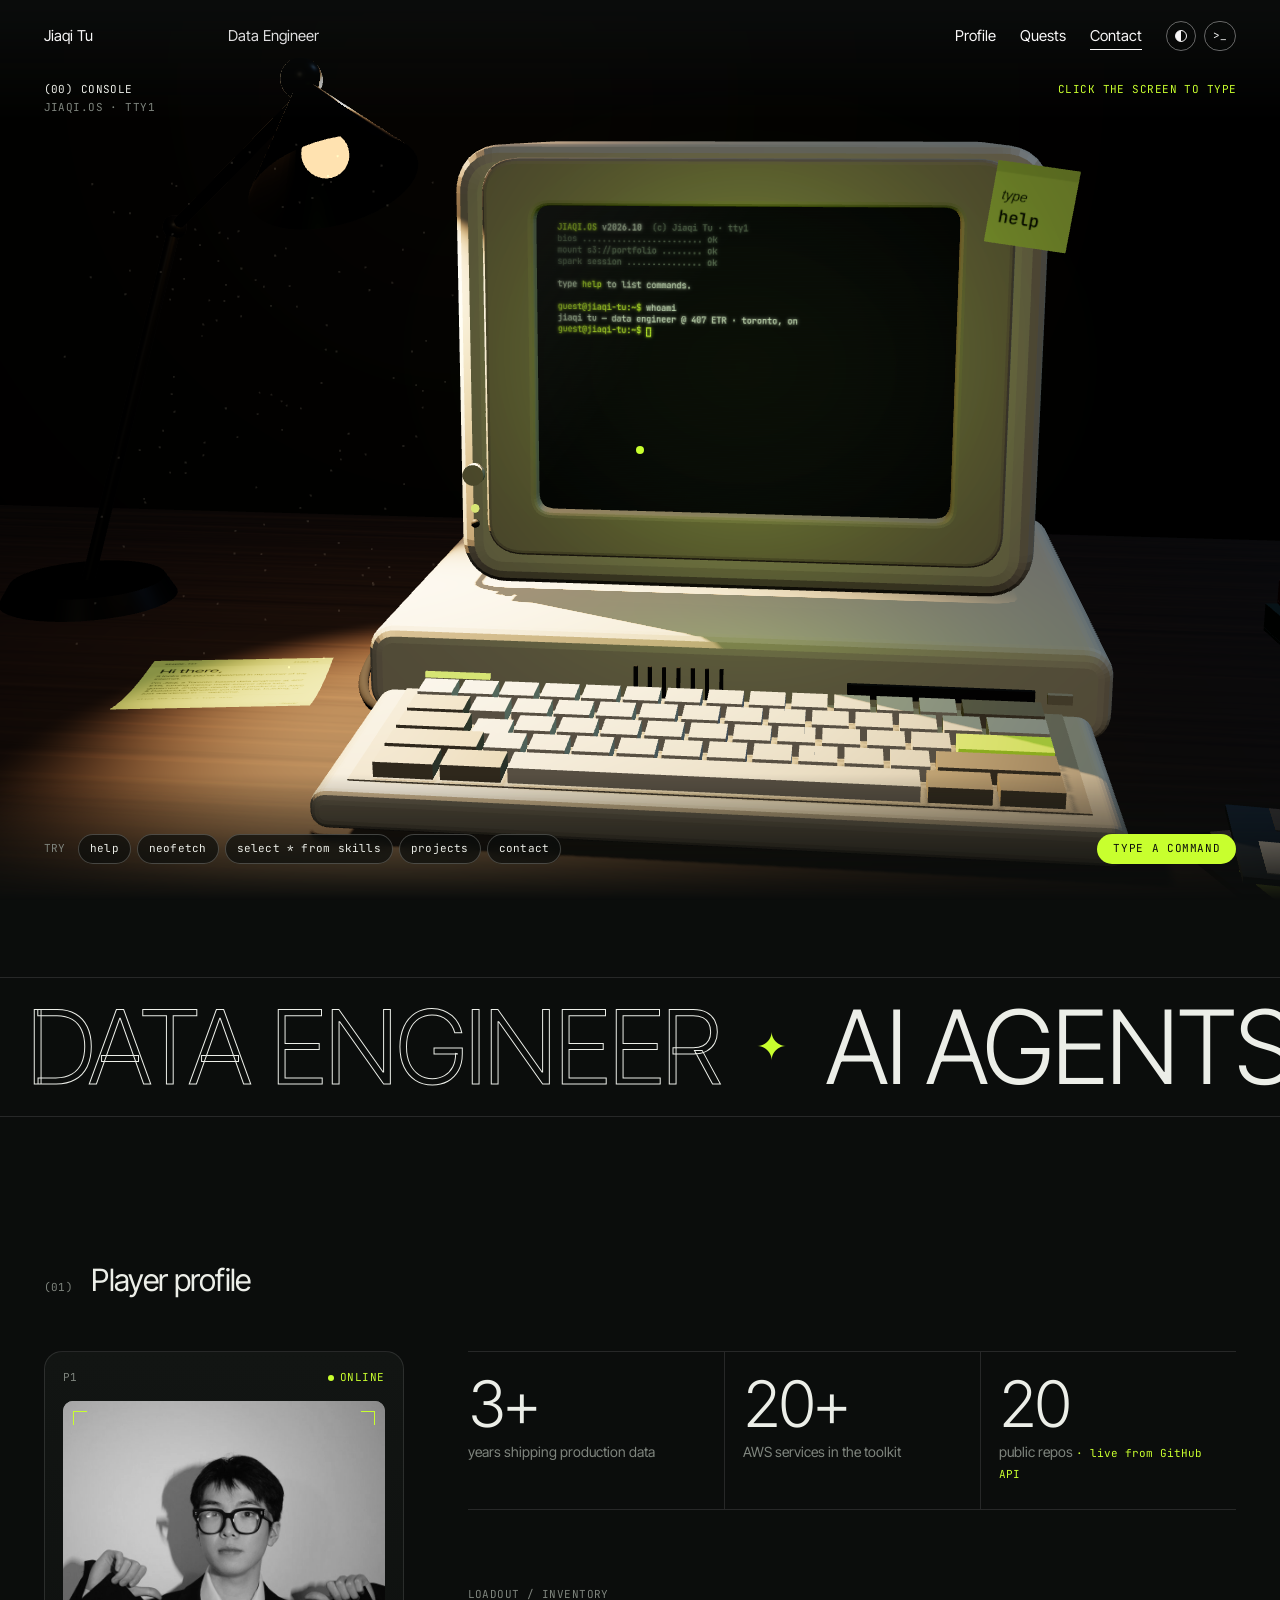
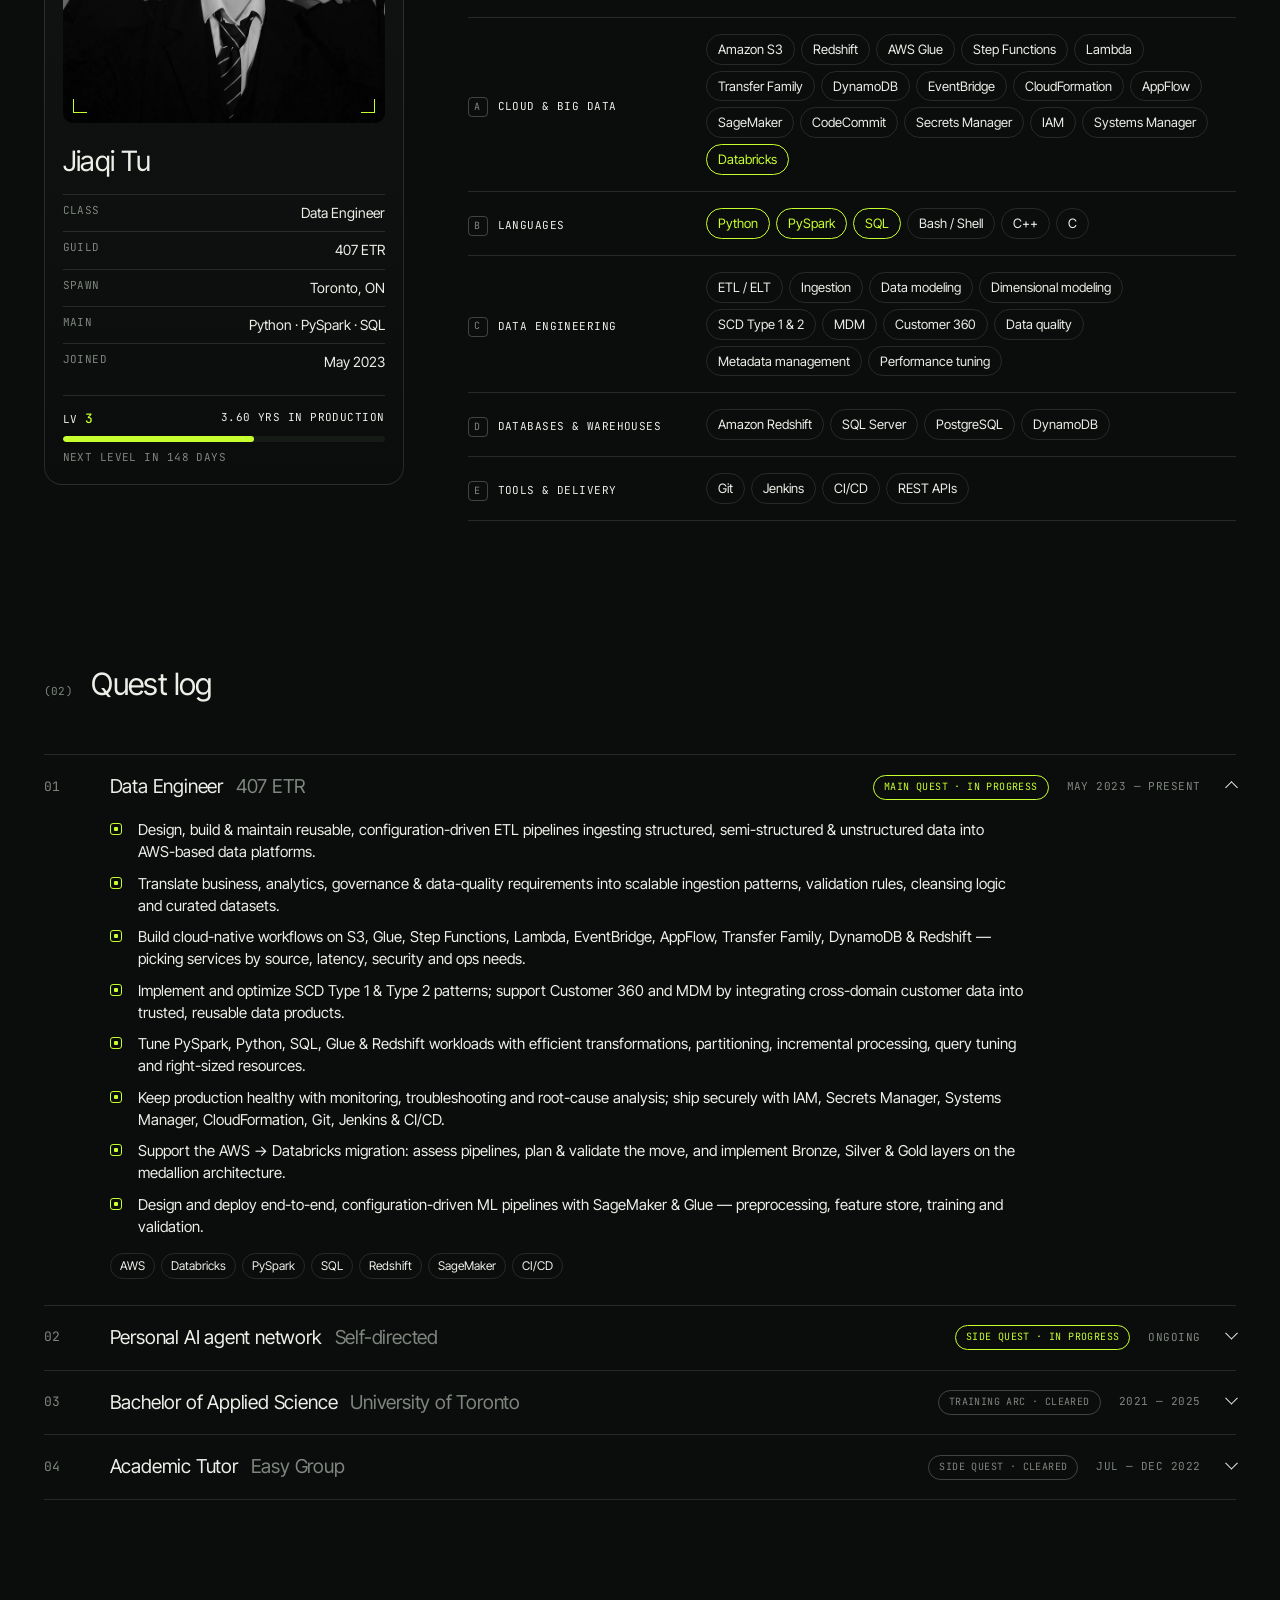
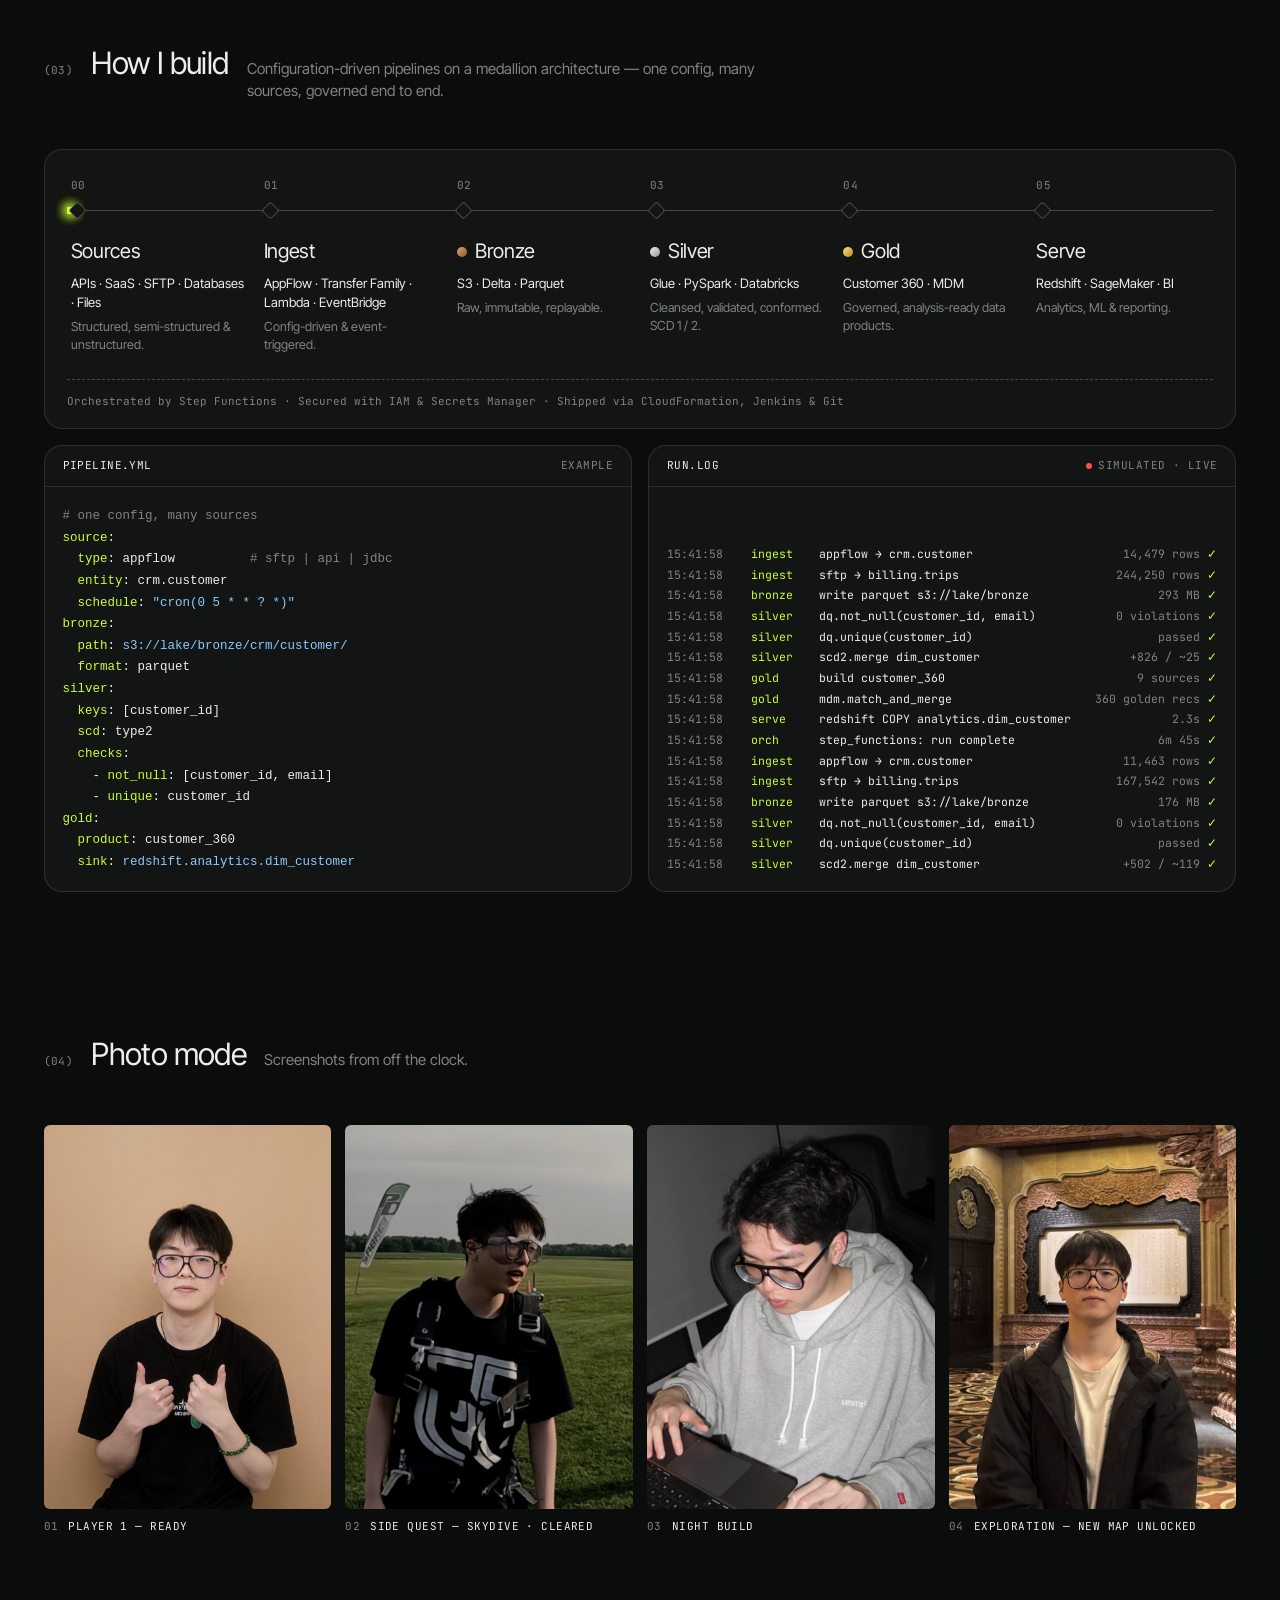
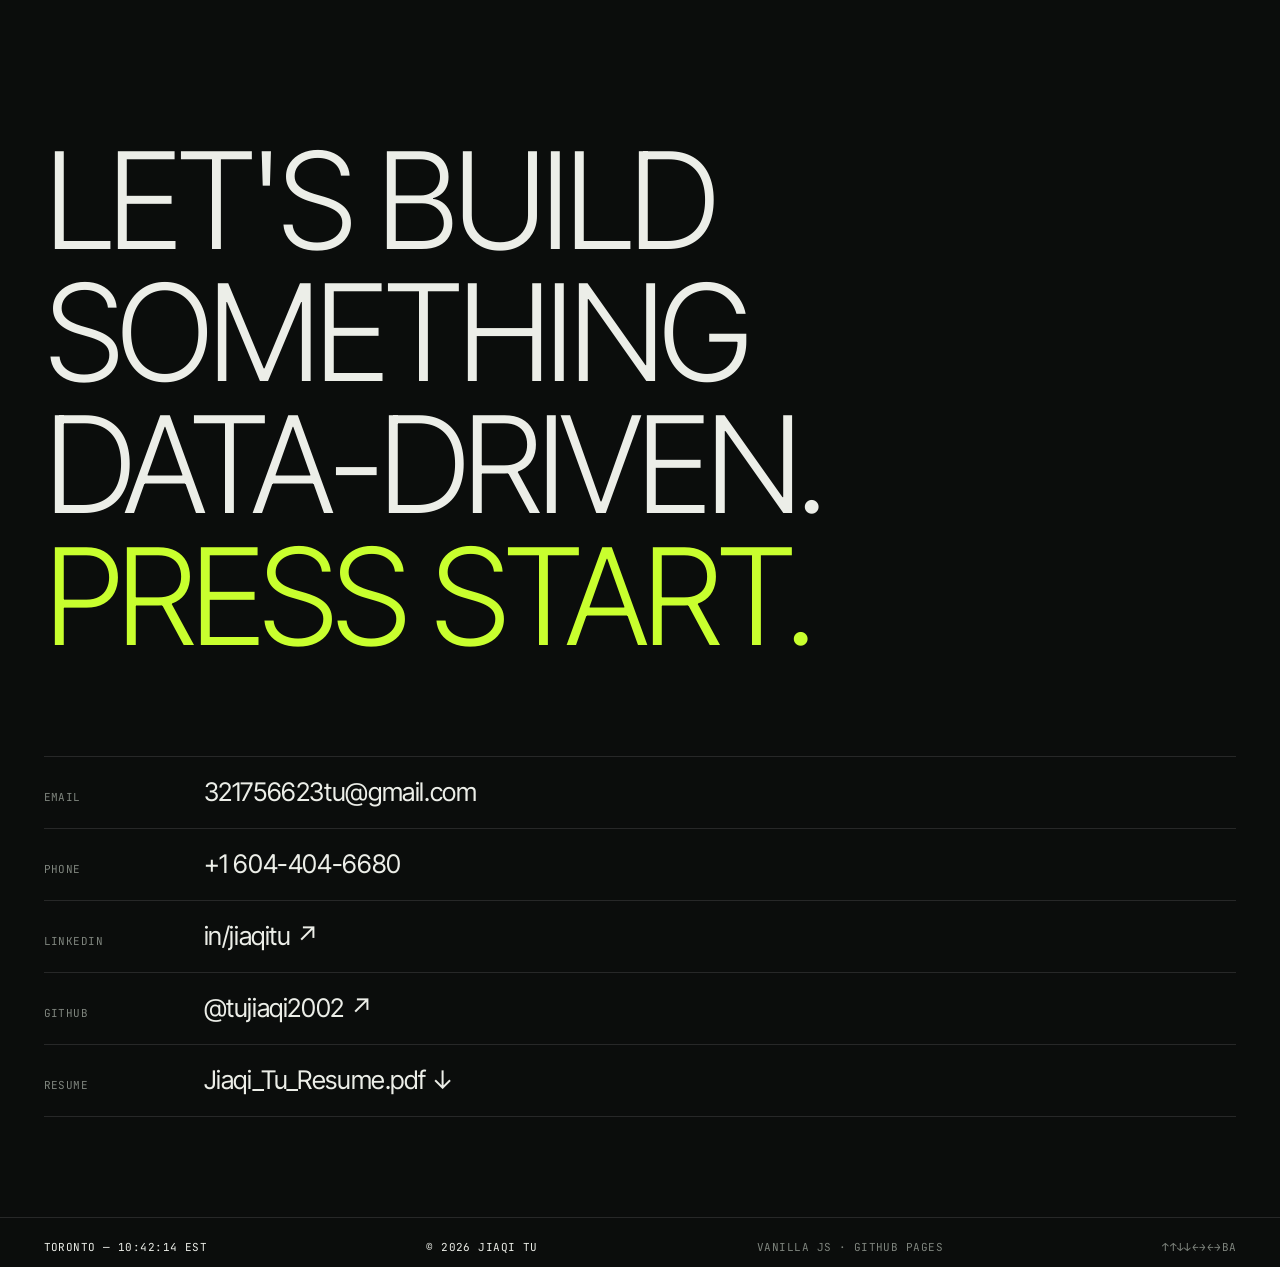
<file: index.html>
<!doctype html>
<html lang="en" data-theme="dark">
<head>
  <meta charset="utf-8" />
  <meta name="viewport" content="width=device-width, initial-scale=1" />
  <title>Jiaqi Tu — Data Engineer</title>
  <meta name="description" content="Jiaqi Tu — Toronto-based Data Engineer building configuration-driven pipelines on AWS & Databricks, amplified by a personal multi-provider AI agent network." />
  <meta name="theme-color" content="#0b0d0c" />
  <meta property="og:title" content="Jiaqi Tu — Data Engineer" />
  <meta property="og:description" content="Driven by data. Amplified by AI. Obsessed with clean pipelines." />
  <meta property="og:type" content="website" />
  <link rel="icon" href="assets/favicon.svg" type="image/svg+xml" />
  <script>
    (function () {
      var d = document.documentElement;
      d.classList.add('js');
      try {
        var t = localStorage.getItem('jt-theme');
        if (t === 'light' || t === 'dark') d.setAttribute('data-theme', t);
        if (sessionStorage.getItem('jt-booted')) d.classList.add('booted');
      } catch (e) {}
    })();
  </script>
  <link rel="preconnect" href="https://fonts.googleapis.com" />
  <link rel="preconnect" href="https://fonts.gstatic.com" crossorigin />
  <link href="https://fonts.googleapis.com/css2?family=Inter+Tight:wght@300;400;500;600&family=JetBrains+Mono:wght@400;500&display=swap" rel="stylesheet" />
  <link rel="stylesheet" href="assets/css/style.css?v=202610160139" />
</head>
<body>
  <a class="skip" href="#main">Skip to content</a>

  <!-- Boot screen -->
  <div class="loader" id="loader" aria-hidden="true">
    <div class="loader__log">
      <p>&gt; boot jiaqi.os --profile=data-engineer</p>
      <p>&gt; mount s3://portfolio/bronze … ok</p>
      <p>&gt; warm spark cluster … ok</p>
      <p>&gt; load world: toronto.map … ok</p>
    </div>
    <div class="loader__pct"><span data-pct>000</span><small>%</small></div>
    <div class="loader__bar"><i></i></div>
  </div>

  <div class="crt" aria-hidden="true"></div>
  <div class="cursor" aria-hidden="true"><span class="cursor__label"></span></div>
  <div class="toast" role="status" aria-live="polite"></div>

  <header class="site-header">
    <a class="brand" href="#console">Jiaqi Tu</a>
    <p class="role">Data Engineer</p>
    <nav class="nav" aria-label="Primary">
      <a href="#profile">Profile</a>
      <a href="#quests">Quests</a>
      <a href="#contact">Contact</a>
    </nav>
    <div class="header-actions">
      <button class="icon-btn" type="button" data-theme-toggle aria-label="Toggle light/dark theme">
        <span class="theme-dot" aria-hidden="true"></span>
      </button>
      <button class="icon-btn mono" type="button" data-term-open aria-label="Open terminal">&gt;_</button>
    </div>
  </header>

  <main id="main">
    <!-- CONSOLE -->
    <section class="pc" id="console" data-pc aria-label="Interactive terminal on a retro computer">
      <h1 class="sr-only">Jiaqi Tu — Data Engineer</h1>
      <p class="pc__loading mono" aria-hidden="true">Loading scene…</p>
      <div class="pc__hud pc__hud--tl mono" aria-hidden="true">
        <span>(00) Console</span>
        <span class="muted">jiaqi.os · tty1</span>
      </div>
      <p class="pc__hud pc__hud--tr mono" aria-hidden="true"><span data-pc-hint>Click the screen to type</span></p>
      <div class="pc__dock">
        <div class="pc__chips" role="group" aria-label="Quick commands">
          <span class="mono muted">Try</span>
          <button type="button" data-cmd="help">help</button>
          <button type="button" data-cmd="neofetch">neofetch</button>
          <button type="button" data-cmd="SELECT * FROM skills;">select * from skills</button>
          <button type="button" data-cmd="projects">projects</button>
          <button type="button" data-cmd="contact">contact</button>
        </div>
        <button class="pill" type="button" data-pc-focus>Type a command</button>
      </div>
      <div class="sr-only" data-pc-note>
        <p>Hi there, it looks like you've spawned in my corner of the internet.</p>
        <p data-pc-note-body>I'm Jiaqi, a Toronto-based data engineer at 407 ETR, turning messy multi-source data into governed, analysis-ready data products on AWS &amp; Databricks. Whether you're hiring, building, or just wandered in — welcome.</p>
      </div>
      <input class="pc__input" data-pc-input type="text" aria-label="Terminal command" autocomplete="off" autocorrect="off" autocapitalize="off" spellcheck="false" enterkeyhint="send" />
      <div class="sr-only" aria-live="polite" data-pc-live></div>
    </section>

    <div class="marquee" aria-hidden="true">
      <div class="marquee__track">
        <span>Data Engineer</span><i>✦</i><span>AI Agents</span><i>✦</i><span>AWS</span><i>✦</i><span>Databricks</span><i>✦</i><span>Multi-LLM</span><i>✦</i><span>PySpark</span><i>✦</i><span>SQL</span><i>✦</i><span>Gamer</span><i>✦</i><span>Builder</span><i>✦</i><span>Toronto</span><i>✦</i>
        <span>Data Engineer</span><i>✦</i><span>AI Agents</span><i>✦</i><span>AWS</span><i>✦</i><span>Databricks</span><i>✦</i><span>Multi-LLM</span><i>✦</i><span>PySpark</span><i>✦</i><span>SQL</span><i>✦</i><span>Gamer</span><i>✦</i><span>Builder</span><i>✦</i><span>Toronto</span><i>✦</i>
      </div>
    </div>

    <!-- PROFILE -->
    <section class="section" id="profile">
      <header class="section__head" data-reveal>
        <span class="section__idx mono">(01)</span>
        <h2>Player profile</h2>
      </header>

      <div class="profile">
        <article class="card" data-reveal>
          <div class="card__bar mono">
            <span>P1</span>
            <span class="status"><i></i>Online</span>
          </div>
          <div class="card__avatar">
            <img class="lo" src="assets/img/avatar-pixel.jpg" alt="" width="40" height="40" aria-hidden="true" />
            <img class="hi" src="assets/img/avatar.jpg" alt="Portrait of Jiaqi Tu" width="720" height="720" loading="lazy" />
            <span class="card__stream mono" aria-hidden="true">Streaming hi-res…</span>
            <span class="card__corner tl"></span><span class="card__corner tr"></span><span class="card__corner bl"></span><span class="card__corner br"></span>
          </div>
          <h3 class="card__name">Jiaqi Tu</h3>
          <dl class="card__meta">
            <div><dt>Class</dt><dd>Data Engineer</dd></div>
            <div><dt>Guild</dt><dd>407 ETR</dd></div>
            <div><dt>Spawn</dt><dd>Toronto, ON</dd></div>
            <div><dt>Main</dt><dd>Python · PySpark · SQL</dd></div>
            <div><dt>Joined</dt><dd>May 2023</dd></div>
          </dl>
          <div class="xp">
            <div class="xp__row mono"><span>LV <b data-xp-level>3</b></span><span data-xp-label>— yrs in production</span></div>
            <div class="xp__bar"><i data-xp-bar></i></div>
            <p class="mono muted small">Next level in <span data-xp-next>—</span> days</p>
          </div>
        </article>

        <div class="profile__right">
          <ul class="stats" data-reveal>
            <li><b data-count="3" data-suffix="+">0</b><span>years shipping production data</span></li>
            <li><b data-count="20" data-suffix="+">0</b><span>AWS services in the toolkit</span></li>
            <li><b data-count="20" data-gh="public_repos">0</b><span>public repos <em class="mono">· live from GitHub API</em></span></li>
          </ul>

          <div class="loadout" data-reveal>
            <p class="loadout__title mono">Loadout / Inventory</p>
            <div class="slot">
              <p class="slot__name mono"><span>A</span>Cloud &amp; Big Data</p>
              <ul class="chips">
                <li>Amazon S3</li><li>Redshift</li><li>AWS Glue</li><li>Step Functions</li><li>Lambda</li><li>Transfer Family</li><li>DynamoDB</li><li>EventBridge</li><li>CloudFormation</li><li>AppFlow</li><li>SageMaker</li><li>CodeCommit</li><li>Secrets Manager</li><li>IAM</li><li>Systems Manager</li><li class="is-hot">Databricks</li>
              </ul>
            </div>
            <div class="slot">
              <p class="slot__name mono"><span>B</span>Languages</p>
              <ul class="chips">
                <li class="is-hot">Python</li><li class="is-hot">PySpark</li><li class="is-hot">SQL</li><li>Bash / Shell</li><li>C++</li><li>C</li>
              </ul>
            </div>
            <div class="slot">
              <p class="slot__name mono"><span>C</span>Data Engineering</p>
              <ul class="chips">
                <li>ETL / ELT</li><li>Ingestion</li><li>Data modeling</li><li>Dimensional modeling</li><li>SCD Type 1 &amp; 2</li><li>MDM</li><li>Customer 360</li><li>Data quality</li><li>Metadata management</li><li>Performance tuning</li>
              </ul>
            </div>
            <div class="slot">
              <p class="slot__name mono"><span>D</span>Databases &amp; Warehouses</p>
              <ul class="chips">
                <li>Amazon Redshift</li><li>SQL Server</li><li>PostgreSQL</li><li>DynamoDB</li>
              </ul>
            </div>
            <div class="slot">
              <p class="slot__name mono"><span>E</span>Tools &amp; Delivery</p>
              <ul class="chips">
                <li>Git</li><li>Jenkins</li><li>CI/CD</li><li>REST APIs</li>
              </ul>
            </div>
          </div>
        </div>
      </div>
    </section>

    <!-- QUESTS -->
    <section class="section" id="quests">
      <header class="section__head" data-reveal>
        <span class="section__idx mono">(02)</span>
        <h2>Quest log</h2>
      </header>

      <div class="quests">
        <details class="row quest" open data-reveal>
          <summary>
            <span class="row__idx mono">01</span>
            <span class="row__title">Data Engineer <em>407 ETR</em></span>
            <span class="tag tag--live mono">Main quest · In progress</span>
            <span class="row__date mono">May 2023 — Present</span>
            <span class="row__chev" aria-hidden="true"></span>
          </summary>
          <div class="row__body">
            <ul class="objectives">
              <li>Design, build &amp; maintain reusable, configuration-driven ETL pipelines ingesting structured, semi-structured &amp; unstructured data into AWS-based data platforms.</li>
              <li>Translate business, analytics, governance &amp; data-quality requirements into scalable ingestion patterns, validation rules, cleansing logic and curated datasets.</li>
              <li>Build cloud-native workflows on S3, Glue, Step Functions, Lambda, EventBridge, AppFlow, Transfer Family, DynamoDB &amp; Redshift — picking services by source, latency, security and ops needs.</li>
              <li>Implement and optimize SCD Type 1 &amp; Type 2 patterns; support Customer 360 and MDM by integrating cross-domain customer data into trusted, reusable data products.</li>
              <li>Tune PySpark, Python, SQL, Glue &amp; Redshift workloads with efficient transformations, partitioning, incremental processing, query tuning and right-sized resources.</li>
              <li>Keep production healthy with monitoring, troubleshooting and root-cause analysis; ship securely with IAM, Secrets Manager, Systems Manager, CloudFormation, Git, Jenkins &amp; CI/CD.</li>
              <li>Support the AWS → Databricks migration: assess pipelines, plan &amp; validate the move, and implement Bronze, Silver &amp; Gold layers on the medallion architecture.</li>
              <li>Design and deploy end-to-end, configuration-driven ML pipelines with SageMaker &amp; Glue — preprocessing, feature store, training and validation.</li>
            </ul>
            <ul class="chips chips--sm">
              <li>AWS</li><li>Databricks</li><li>PySpark</li><li>SQL</li><li>Redshift</li><li>SageMaker</li><li>CI/CD</li>
            </ul>
          </div>
        </details>

        <details class="row quest" data-reveal>
          <summary>
            <span class="row__idx mono">02</span>
            <span class="row__title">Personal AI agent network <em>Self-directed</em></span>
            <span class="tag tag--live mono">Side quest · In progress</span>
            <span class="row__date mono">Ongoing</span>
            <span class="row__chev" aria-hidden="true"></span>
          </summary>
          <div class="row__body">
            <ul class="objectives">
              <li>Orchestrate multiple AI providers as a network of specialised agents.</li>
              <li>Run research, coding, review and documentation in parallel instead of one task at a time.</li>
              <li>Stay the human in the loop — set direction, review every output, own what ships — to break through one-person productivity limits.</li>
            </ul>
            <ul class="chips chips--sm">
              <li>Multi-LLM</li><li>AI agents</li><li>GitHub Copilot</li><li>OpenAI Codex</li>
            </ul>
          </div>
        </details>

        <details class="row quest" data-reveal>
          <summary>
            <span class="row__idx mono">03</span>
            <span class="row__title">Bachelor of Applied Science <em>University of Toronto</em></span>
            <span class="tag mono">Training arc · Cleared</span>
            <span class="row__date mono">2021 — 2025</span>
            <span class="row__chev" aria-hidden="true"></span>
          </summary>
          <div class="row__body">
            <ul class="objectives objectives--done">
              <li>Specialization: Software Engineering.</li>
              <li>Minor: Artificial Intelligence.</li>
              <li>Side builds along the way: a web Klotski born from a CSC384 A* / DFS solver assignment, a traffic-light optimizer, and a pile of browser games.</li>
            </ul>
          </div>
        </details>

        <details class="row quest" data-reveal>
          <summary>
            <span class="row__idx mono">04</span>
            <span class="row__title">Academic Tutor <em>Easy Group</em></span>
            <span class="tag mono">Side quest · Cleared</span>
            <span class="row__date mono">Jul — Dec 2022</span>
            <span class="row__chev" aria-hidden="true"></span>
          </summary>
          <div class="row__body">
            <ul class="objectives objectives--done">
              <li>Tutored students in mathematics and electrical engineering, reinforcing classroom concepts and untangling complex problems.</li>
              <li>Guided students through full course structures to strengthen their grasp of core material.</li>
            </ul>
          </div>
        </details>
      </div>
    </section>

    <!-- PIPELINE -->
    <section class="section" id="pipeline">
      <header class="section__head" data-reveal>
        <span class="section__idx mono">(03)</span>
        <h2>How I build</h2>
        <p class="section__sub">Configuration-driven pipelines on a medallion architecture — one config, many sources, governed end to end.</p>
      </header>

      <div class="pipeline" data-reveal>
        <div class="pipeline__track" aria-hidden="true">
          <i></i><i></i><i></i><i></i><i></i><i></i>
        </div>
        <ol class="stages">
          <li class="stage">
            <span class="stage__idx mono">00</span>
            <h3>Sources</h3>
            <p>APIs · SaaS · SFTP · Databases · Files</p>
            <small>Structured, semi-structured &amp; unstructured.</small>
          </li>
          <li class="stage">
            <span class="stage__idx mono">01</span>
            <h3>Ingest</h3>
            <p>AppFlow · Transfer Family · Lambda · EventBridge</p>
            <small>Config-driven &amp; event-triggered.</small>
          </li>
          <li class="stage stage--bronze">
            <span class="stage__idx mono">02</span>
            <h3><i class="medal"></i>Bronze</h3>
            <p>S3 · Delta · Parquet</p>
            <small>Raw, immutable, replayable.</small>
          </li>
          <li class="stage stage--silver">
            <span class="stage__idx mono">03</span>
            <h3><i class="medal"></i>Silver</h3>
            <p>Glue · PySpark · Databricks</p>
            <small>Cleansed, validated, conformed. SCD 1 / 2.</small>
          </li>
          <li class="stage stage--gold">
            <span class="stage__idx mono">04</span>
            <h3><i class="medal"></i>Gold</h3>
            <p>Customer 360 · MDM</p>
            <small>Governed, analysis-ready data products.</small>
          </li>
          <li class="stage">
            <span class="stage__idx mono">05</span>
            <h3>Serve</h3>
            <p>Redshift · SageMaker · BI</p>
            <small>Analytics, ML &amp; reporting.</small>
          </li>
        </ol>
        <p class="pipeline__foot mono">Orchestrated by Step Functions · Secured with IAM &amp; Secrets Manager · Shipped via CloudFormation, Jenkins &amp; Git</p>
      </div>

      <div class="panels">
        <figure class="panel" data-reveal>
          <figcaption class="panel__bar mono"><span>pipeline.yml</span><span class="muted">example</span></figcaption>
<pre class="code"><code><span class="c"># one config, many sources</span>
<span class="k">source</span>:
  <span class="k">type</span>: <span class="v">appflow</span>          <span class="c"># sftp | api | jdbc</span>
  <span class="k">entity</span>: <span class="v">crm.customer</span>
  <span class="k">schedule</span>: <span class="s">"cron(0 5 * * ? *)"</span>
<span class="k">bronze</span>:
  <span class="k">path</span>: <span class="s">s3://lake/bronze/crm/customer/</span>
  <span class="k">format</span>: <span class="v">parquet</span>
<span class="k">silver</span>:
  <span class="k">keys</span>: [<span class="v">customer_id</span>]
  <span class="k">scd</span>: <span class="v">type2</span>
  <span class="k">checks</span>:
    - <span class="k">not_null</span>: [<span class="v">customer_id</span>, <span class="v">email</span>]
    - <span class="k">unique</span>: <span class="v">customer_id</span>
<span class="k">gold</span>:
  <span class="k">product</span>: <span class="v">customer_360</span>
  <span class="k">sink</span>: <span class="s">redshift.analytics.dim_customer</span></code></pre>
        </figure>

        <figure class="panel" data-reveal>
          <figcaption class="panel__bar mono"><span>run.log</span><span class="muted"><i class="rec"></i>simulated · live</span></figcaption>
          <ol class="log mono" data-log aria-hidden="true"></ol>
        </figure>
      </div>
    </section>

    <!-- PHOTO MODE -->
    <section class="section" id="photos">
      <header class="section__head" data-reveal>
        <span class="section__idx mono">(04)</span>
        <h2>Photo mode</h2>
        <p class="section__sub">Screenshots from off the clock.</p>
      </header>
      <ul class="shots" data-reveal>
        <li class="shot">
          <div class="shot__img"><img src="assets/img/photo-portrait.jpg" alt="Jiaqi smiling and pointing at himself with both thumbs against a warm tan backdrop" width="900" height="1200" loading="lazy" /></div>
          <p class="mono"><span>01</span>Player 1 — ready</p>
        </li>
        <li class="shot">
          <div class="shot__img"><img src="assets/img/photo-skydive.jpg" alt="Jiaqi in a skydiving harness and goggles on a grass airfield" width="900" height="1200" loading="lazy" /></div>
          <p class="mono"><span>02</span>Side quest — skydive · cleared</p>
        </li>
        <li class="shot">
          <div class="shot__img"><img src="assets/img/photo-build.jpg" alt="Jiaqi typing on a laptop at a desk late in the evening" width="900" height="1200" loading="lazy" /></div>
          <p class="mono"><span>03</span>Night build</p>
        </li>
        <li class="shot">
          <div class="shot__img"><img src="assets/img/photo-explore.jpg" alt="Jiaqi standing in an ornate temple hall with carved wooden walls" width="900" height="1200" loading="lazy" /></div>
          <p class="mono"><span>04</span>Exploration — new map unlocked</p>
        </li>
      </ul>
    </section>

    <!-- CONTACT -->
    <section class="outro" id="contact">
      <h2 class="outro__title" data-reveal>
        <span class="line"><span>Let's build</span></span>
        <span class="line"><span>something</span></span>
        <span class="line"><span>data-driven.</span></span>
        <span class="line"><span class="accent">Press start.</span></span>
      </h2>

      <ul class="contact" data-reveal>
        <li><span class="mono">Email</span><a href="mailto:321756623tu@gmail.com">321756623tu@gmail.com</a></li>
        <li><span class="mono">Phone</span><a href="tel:+16044046680">+1 604-404-6680</a></li>
        <li><span class="mono">LinkedIn</span><a href="https://www.linkedin.com/in/jiaqitu/" target="_blank" rel="noopener">in/jiaqitu ↗</a></li>
        <li><span class="mono">GitHub</span><a href="https://github.com/tujiaqi2002" target="_blank" rel="noopener">@tujiaqi2002 ↗</a></li>
        <li><span class="mono">Resume</span><a href="assets/Jiaqi_Tu_Resume.pdf" target="_blank" rel="noopener">Jiaqi_Tu_Resume.pdf ↓</a></li>
      </ul>
    </section>
  </main>

  <footer class="site-footer mono">
    <span>Toronto — <b data-clock>--:--:--</b></span>
    <span>© <span data-year>2026</span> Jiaqi Tu</span>
    <span class="muted">Vanilla JS · GitHub Pages</span>
    <span class="muted konami-hint">↑↑↓↓←→←→BA</span>
  </footer>

  <script src="assets/js/main.js?v=202610160139" defer></script>
  <script type="module" src="assets/js/pc.js?v=202610160139"></script>
</body>
</html>
</file>
<file: assets/css/style.css>
/* ==========================================================================
   Jiaqi Tu — personal site
   ========================================================================== */

:root {
  --bg: #0b0d0c;
  --bg-2: #121513;
  --bg-3: #171b18;
  --ink: #eceee8;
  --muted: #7f857e;
  --faint: #3a403b;
  --line: rgba(236, 238, 232, 0.12);
  --line-strong: rgba(236, 238, 232, 0.24);
  --accent: #c8ff2e;
  --accent-ink: #0b0d0c;
  --accent-text: #c8ff2e;

  --iso-top: #1b201c;
  --iso-left: #121513;
  --iso-right: #0e110f;
  --iso-stroke: rgba(236, 238, 232, 0.09);

  --font: "Inter Tight", ui-sans-serif, system-ui, -apple-system, "Helvetica Neue", Arial, sans-serif;
  --mono: "JetBrains Mono", ui-monospace, SFMono-Regular, Menlo, Consolas, monospace;
  --pad: clamp(16px, 3.4vw, 46px);
  --ease: cubic-bezier(0.2, 0.7, 0.1, 1);
  --header-h: 72px;
  color-scheme: dark;
}

[data-theme="light"] {
  --bg: #f3f3ef;
  --bg-2: #e9e9e3;
  --bg-3: #e1e2db;
  --ink: #101311;
  --muted: #868a84;
  --faint: #c6c8c1;
  --line: rgba(16, 19, 17, 0.12);
  --line-strong: rgba(16, 19, 17, 0.26);
  --accent: #c8ff2e;
  --accent-ink: #101311;
  --accent-text: #4f7a00;

  --iso-top: #ffffff;
  --iso-left: #e3e4de;
  --iso-right: #d5d7d0;
  --iso-stroke: rgba(16, 19, 17, 0.1);
  color-scheme: light;
}

*,
*::before,
*::after { box-sizing: border-box; }

html { -webkit-text-size-adjust: 100%; scroll-behavior: smooth; }
body {
  margin: 0;
  background: var(--bg);
  color: var(--ink);
  font-family: var(--font);
  font-size: 15px;
  line-height: 1.45;
  font-weight: 400;
  -webkit-font-smoothing: antialiased;
  text-rendering: optimizeLegibility;
  transition: background-color 0.5s var(--ease), color 0.5s var(--ease);
  overflow-x: hidden;
}
img { display: block; max-width: 100%; }
a { color: inherit; text-decoration: none; }
button { font: inherit; color: inherit; background: none; border: 0; padding: 0; cursor: pointer; }
h1, h2, h3, p, ul, ol, dl, dd, figure { margin: 0; padding: 0; }
ul, ol { list-style: none; }
::selection { background: var(--accent); color: var(--accent-ink); }
:focus-visible { outline: 1px solid var(--accent); outline-offset: 3px; }

.mono { font-family: var(--mono); font-size: 11px; letter-spacing: 0.04em; text-transform: uppercase; }
.muted { color: var(--muted); }
.small { font-size: 11px; }
.accent { color: var(--accent-text); }
kbd {
  font-family: var(--mono);
  font-size: 10px;
  padding: 1px 6px;
  border: 1px solid var(--line-strong);
  border-radius: 4px;
}

.skip {
  position: fixed; left: 12px; top: -60px; z-index: 200;
  background: var(--accent); color: var(--accent-ink); padding: 8px 12px; border-radius: 999px;
}
.skip:focus { top: 12px; }

/* ---------- Pills & icon buttons ---------- */
.pill {
  display: inline-flex; align-items: center; gap: 8px;
  height: 30px; padding: 0 16px;
  border-radius: 999px;
  background: var(--accent); color: var(--accent-ink);
  font-family: var(--mono); font-size: 11px; letter-spacing: 0.06em; text-transform: uppercase;
  transition: transform 0.4s var(--ease), box-shadow 0.4s var(--ease);
}
.pill:hover { transform: translateY(-2px); box-shadow: 0 8px 24px -10px var(--accent); }

.icon-btn {
  display: inline-grid; place-items: center;
  min-width: 30px; height: 30px; padding: 0 8px;
  border: 1px solid var(--line-strong); border-radius: 999px;
  transition: background-color 0.3s, color 0.3s, border-color 0.3s;
}
.icon-btn:hover { background: var(--ink); color: var(--bg); border-color: var(--ink); }

/* ---------- Loader ---------- */
.loader { display: none; }
.js .loader {
  position: fixed; inset: 0; z-index: 300;
  display: flex; flex-direction: column; justify-content: flex-end;
  padding: var(--pad);
  background: #070807; color: #eceee8;
  transition: transform 0.9s var(--ease) 0.05s;
}
.js.booted .loader { display: none; }
.loader.is-done { transform: translateY(-100%); }
.loader__log { font-family: var(--mono); font-size: 11px; color: #7f857e; text-transform: uppercase; letter-spacing: 0.04em; }
.loader__log p { opacity: 0; transform: translateY(6px); transition: opacity 0.3s, transform 0.3s; }
.loader__log p.is-on { opacity: 1; transform: none; }
.loader__pct { font-size: clamp(72px, 16vw, 220px); font-weight: 300; letter-spacing: -0.05em; line-height: 0.9; margin-top: 24px; font-variant-numeric: tabular-nums; }
.loader__pct small { font-size: 0.3em; color: #c8ff2e; margin-left: 6px; }
.loader__bar { height: 1px; background: rgba(236, 238, 232, 0.15); margin-top: 18px; }
.loader__bar i { display: block; height: 100%; width: 0; background: #c8ff2e; }

/* ---------- CRT (arcade mode) ---------- */
.crt { position: fixed; inset: 0; pointer-events: none; z-index: 250; opacity: 0; transition: opacity 0.6s; }
body.arcade .crt {
  opacity: 1;
  background:
    repeating-linear-gradient(to bottom, rgba(0, 0, 0, 0.18) 0 1px, transparent 1px 3px),
    radial-gradient(ellipse at center, transparent 55%, rgba(0, 0, 0, 0.45) 100%);
  animation: flicker 4s infinite steps(1);
}
@keyframes flicker { 0%, 100% { opacity: 1; } 47% { opacity: 0.92; } 48% { opacity: 1; } }

/* ---------- Cursor ---------- */
.cursor { display: none; }
@media (pointer: fine) {
  .cursor {
    display: grid; place-items: center;
    position: fixed; left: 0; top: 0; z-index: 260;
    width: 8px; height: 8px; margin: -4px 0 0 -4px;
    border-radius: 999px;
    background: var(--accent);
    pointer-events: none;
    transition: width 0.35s var(--ease), height 0.35s var(--ease), margin 0.35s var(--ease), opacity 0.3s;
    will-change: transform;
  }
  .cursor.is-hidden { opacity: 0; }
  .cursor__label {
    font-family: var(--mono); font-size: 10px; letter-spacing: 0.08em; text-transform: uppercase;
    color: var(--accent-ink); opacity: 0; transition: opacity 0.2s; white-space: nowrap;
  }
  .cursor.has-label { width: 64px; height: 26px; margin: -13px 0 0 -32px; }
  .cursor.has-label .cursor__label { opacity: 1; }
}

/* ---------- Toast ---------- */
.toast {
  position: fixed; left: 50%; bottom: 24px; z-index: 280;
  display: flex; align-items: center; gap: 14px;
  padding: 10px 18px 10px 10px;
  background: var(--ink); color: var(--bg);
  border-radius: 999px;
  transform: translate(-50%, calc(100% + 40px));
  opacity: 0; visibility: hidden;
  transition: transform 0.6s var(--ease), opacity 0.4s, visibility 0s 0.6s;
  max-width: calc(100vw - 32px);
}
.toast.is-on { transform: translate(-50%, 0); opacity: 1; visibility: visible; transition: transform 0.6s var(--ease), opacity 0.4s; }
.toast__icon { display: grid; place-items: center; width: 34px; height: 34px; border-radius: 999px; background: var(--accent); color: var(--accent-ink); font-family: var(--mono); font-size: 12px; flex: none; }
.toast__txt { display: flex; flex-direction: column; line-height: 1.25; }
.toast__txt small { font-family: var(--mono); font-size: 10px; letter-spacing: 0.06em; text-transform: uppercase; opacity: 0.6; }

/* ---------- Header ---------- */
.site-header {
  position: fixed; inset: 0 0 auto 0; z-index: 100;
  display: grid; grid-template-columns: 160px 1fr auto auto; align-items: center; gap: 24px;
  height: var(--header-h);
  padding: 0 var(--pad);
  color: #fff; mix-blend-mode: difference;
}
.brand, .role, .nav a { font-size: 15px; }
.role { opacity: 0.9; }
.nav { display: flex; gap: 24px; }
.nav a { position: relative; }
.nav a::after {
  content: ""; position: absolute; left: 0; right: 0; bottom: -3px; height: 1px;
  background: currentColor; transform: scaleX(0); transform-origin: right; transition: transform 0.45s var(--ease);
}
.nav a:hover::after, .nav a.is-active::after { transform: scaleX(1); transform-origin: left; }
.header-actions { display: flex; gap: 8px; }
.header-actions .icon-btn { border-color: rgba(255, 255, 255, 0.4); }
.header-actions .icon-btn:hover { background: #fff; color: #000; border-color: #fff; }
.theme-dot {
  width: 12px; height: 12px; border-radius: 999px; border: 1px solid currentColor;
  background: linear-gradient(90deg, currentColor 50%, transparent 50%);
}

/* Line reveal */
.line { display: block; overflow: hidden; padding-bottom: 0.06em; }
.line > span { display: inline-block; transform: translateY(110%); transition: transform 1.1s var(--ease); }
.is-in .line > span { transform: none; }
.is-in .line:nth-child(2) > span { transition-delay: 0.08s; }
.is-in .line:nth-child(3) > span { transition-delay: 0.16s; }
.is-in .line:nth-child(4) > span { transition-delay: 0.24s; }

/* Generic reveal */
[data-reveal]:not(.outro__title) { opacity: 0; transform: translateY(24px); transition: opacity 1s var(--ease), transform 1s var(--ease); }
[data-reveal].is-in:not(.outro__title) { opacity: 1; transform: none; }
html:not(.js) [data-reveal] { opacity: 1 !important; transform: none !important; }
html:not(.js) .line > span { transform: none; }

/* ---------- Marquee ---------- */
.marquee { overflow: hidden; border-block: 1px solid var(--line); padding: 18px 0; user-select: none; }
.marquee__track { display: flex; width: max-content; animation: marquee 38s linear infinite; }
.marquee span { font-size: clamp(40px, 8vw, 120px); font-weight: 300; letter-spacing: -0.04em; text-transform: uppercase; line-height: 1; padding: 0 0.25em; white-space: nowrap; }
.marquee i { font-style: normal; color: var(--accent-text); font-size: clamp(18px, 3vw, 40px); align-self: center; padding: 0 0.3em; }
.marquee span:nth-of-type(odd) { -webkit-text-stroke: 1px var(--ink); color: transparent; }
@keyframes marquee { to { transform: translateX(-50%); } }

/* ---------- Sections ---------- */
.section { padding: clamp(90px, 11vw, 160px) var(--pad) 0; max-width: 1500px; margin: 0 auto; }
.section__head { display: flex; align-items: baseline; flex-wrap: wrap; gap: 8px 18px; margin-bottom: clamp(28px, 4vw, 48px); }
.section__head h2 { font-size: clamp(26px, 2.4vw, 34px); font-weight: 400; letter-spacing: -0.02em; }
.section__idx { color: var(--muted); }
.section__sub { flex-basis: 100%; color: var(--muted); max-width: 520px; }

/* ---------- Profile ---------- */
.profile { display: grid; grid-template-columns: minmax(280px, 360px) 1fr; gap: clamp(28px, 5vw, 80px); align-items: start; }
.card {
  position: sticky; top: calc(var(--header-h) + 20px);
  border: 1px solid var(--line); border-radius: 18px; padding: 18px;
  background: linear-gradient(180deg, var(--bg-2), var(--bg));
}
.card__bar { display: flex; justify-content: space-between; color: var(--muted); margin-bottom: 16px; }
.status { display: inline-flex; align-items: center; gap: 6px; color: var(--accent-text); }
.status i { width: 6px; height: 6px; border-radius: 999px; background: var(--accent); box-shadow: 0 0 0 0 var(--accent); animation: ping 2s infinite; }
@keyframes ping { 0% { box-shadow: 0 0 0 0 rgba(200, 255, 46, 0.6); } 80%, 100% { box-shadow: 0 0 0 8px rgba(200, 255, 46, 0); } }
.card__avatar {
  position: relative; aspect-ratio: 1; border-radius: 10px; overflow: hidden;
  background:
    linear-gradient(var(--line) 1px, transparent 1px) 0 0 / 16px 16px,
    linear-gradient(90deg, var(--line) 1px, transparent 1px) 0 0 / 16px 16px,
    var(--bg-3);
}
.card__avatar img { position: absolute; inset: 0; width: 100%; height: 100%; object-fit: cover; filter: grayscale(1) contrast(1.05); transition: filter 0.6s var(--ease), opacity 0.5s steps(4); }
.card__avatar img.lo { image-rendering: pixelated; }
.card__avatar img.hi { opacity: 0; }
.card.is-in .card__avatar img.hi { opacity: 1; transition-delay: 0s, 1.2s; }
.card:hover .card__avatar img { filter: none; }
.card__stream { position: absolute; left: 12px; bottom: 30px; z-index: 2; color: var(--accent-text); font-size: 10px; opacity: 1; transition: opacity 0.3s 1.5s; }
.card.is-in .card__stream { opacity: 0; }
.card__corner { z-index: 2; }
.card__corner { position: absolute; width: 14px; height: 14px; border: 1px solid var(--accent); }
.card__corner.tl { top: 10px; left: 10px; border-right: 0; border-bottom: 0; }
.card__corner.tr { top: 10px; right: 10px; border-left: 0; border-bottom: 0; }
.card__corner.bl { bottom: 10px; left: 10px; border-right: 0; border-top: 0; }
.card__corner.br { bottom: 10px; right: 10px; border-left: 0; border-top: 0; }
.card__name { font-size: 28px; font-weight: 400; letter-spacing: -0.02em; margin: 18px 0 12px; }
.card__meta div { display: flex; justify-content: space-between; gap: 12px; padding: 8px 0; border-top: 1px solid var(--line); font-size: 14px; }
.card__meta dt { font-family: var(--mono); font-size: 11px; text-transform: uppercase; letter-spacing: 0.04em; color: var(--muted); }
.card__meta dd { text-align: right; }
.xp { margin-top: 14px; padding-top: 14px; border-top: 1px solid var(--line); }
.xp__row { display: flex; justify-content: space-between; margin-bottom: 8px; }
.xp__row b { color: var(--accent-text); font-weight: 500; font-size: 13px; }
.xp__bar { height: 6px; border-radius: 999px; background: var(--bg-3); overflow: hidden; margin-bottom: 8px; }
.xp__bar i { display: block; height: 100%; width: 0; background: var(--accent); border-radius: inherit; transition: width 1.6s var(--ease); }

.profile__right { display: grid; gap: clamp(48px, 6vw, 80px); }
.stats { display: grid; grid-template-columns: repeat(3, 1fr); border-top: 1px solid var(--line); }
.stats li { padding: 22px 18px 26px 0; border-bottom: 1px solid var(--line); display: grid; gap: 8px; align-content: start; }
.stats li + li { padding-left: 18px; border-left: 1px solid var(--line); }
.stats b { font-size: clamp(44px, 5vw, 76px); font-weight: 300; letter-spacing: -0.05em; line-height: 0.95; font-variant-numeric: tabular-nums; }
.stats span { color: var(--muted); font-size: 14px; max-width: 220px; }
.stats em { font-style: normal; color: var(--accent-text); text-transform: none; letter-spacing: 0; }

.loadout__title { color: var(--muted); margin-bottom: 14px; }
.slot { display: grid; grid-template-columns: 220px 1fr; gap: 18px; padding: 16px 0; border-top: 1px solid var(--line); }
.slot:last-child { border-bottom: 1px solid var(--line); }
.slot__name { display: flex; align-items: center; gap: 10px; font-size: 11px; padding-top: 5px; }
.slot__name span { display: grid; place-items: center; width: 20px; height: 20px; border: 1px solid var(--line-strong); border-radius: 4px; font-size: 10px; color: var(--muted); }
.chips { display: flex; flex-wrap: wrap; gap: 6px; }
.chips li {
  padding: 5px 11px; border: 1px solid var(--line); border-radius: 999px; font-size: 13px;
  transition: background-color 0.25s, color 0.25s, border-color 0.25s;
}
.chips li:hover { background: var(--ink); color: var(--bg); border-color: var(--ink); }
.chips li.is-hot { border-color: var(--accent-text); color: var(--accent-text); }
.chips li.is-hot:hover { background: var(--accent); color: var(--accent-ink); border-color: var(--accent); }
.chips--sm li { font-size: 12px; padding: 3px 9px; }

/* ---------- Accordion rows (quests) ---------- */
.row { border-top: 1px solid var(--line); }
.quests .row:last-child { border-bottom: 1px solid var(--line); }
.row summary {
  list-style: none; cursor: pointer;
  display: grid; grid-template-columns: 48px 1fr auto auto 18px; align-items: center; gap: 18px;
  padding: 18px 0;
  transition: padding 0.4s var(--ease), color 0.3s;
}
.row summary::-webkit-details-marker { display: none; }
.row summary:hover { padding-left: 10px; }
.row__idx { color: var(--muted); font-size: 13px; }
.row__title { font-size: clamp(17px, 1.5vw, 21px); letter-spacing: -0.01em; }
.row__title em { font-style: normal; color: var(--muted); margin-left: 8px; }
.row__date { color: var(--muted); text-align: right; }
.row__chev { width: 9px; height: 9px; border-right: 1px solid currentColor; border-bottom: 1px solid currentColor; transform: rotate(45deg) translate(-3px, -3px); transition: transform 0.4s var(--ease); justify-self: end; }
.row[open] .row__chev { transform: rotate(-135deg); }
.row__body { padding: 0 0 26px 66px; display: grid; gap: 16px; max-width: 980px; animation: drop 0.6s var(--ease); }
.row__body a { display: inline-block; margin-right: 18px; border-bottom: 1px solid var(--line-strong); padding-bottom: 2px; transition: border-color 0.3s, color 0.3s; }
.row__body a:hover { border-color: var(--accent-text); color: var(--accent-text); }
@keyframes drop { from { opacity: 0; transform: translateY(-6px); } to { opacity: 1; transform: none; } }

.tag { padding: 4px 10px; border-radius: 999px; border: 1px solid var(--line-strong); color: var(--muted); white-space: nowrap; font-size: 10px; }
.tag--live { border-color: var(--accent-text); color: var(--accent-text); }

.objectives { display: grid; gap: 10px; }
.objectives li { position: relative; padding-left: 28px; color: var(--ink); }
.objectives li::before {
  content: ""; position: absolute; left: 0; top: 4px; width: 12px; height: 12px;
  border: 1px solid var(--accent-text); border-radius: 3px;
}
.objectives li::after {
  content: ""; position: absolute; left: 4px; top: 8px; width: 4px; height: 4px; background: var(--accent); border-radius: 1px;
}
.objectives--done li::before { background: var(--accent); border-color: var(--accent); }
.objectives--done li::after {
  left: 3px; top: 6px; width: 6px; height: 3px; background: none; border-radius: 0;
  border-left: 1.5px solid var(--accent-ink); border-bottom: 1.5px solid var(--accent-ink); transform: rotate(-45deg);
}

/* ---------- Pipeline ---------- */
.pipeline { position: relative; border: 1px solid var(--line); border-radius: 18px; padding: 28px 22px 18px; background: var(--bg-2); overflow: hidden; }
.pipeline__track { position: absolute; left: 22px; right: 22px; top: 60px; height: 1px; background: var(--line-strong); }
.pipeline__track i {
  position: absolute; top: -3px; left: 0; width: 7px; height: 7px; border-radius: 1px; background: var(--accent);
  box-shadow: 0 0 12px var(--accent);
  animation: packet 6s linear infinite;
}
.pipeline__track i:nth-child(2) { animation-delay: -1s; }
.pipeline__track i:nth-child(3) { animation-delay: -2s; opacity: 0.6; }
.pipeline__track i:nth-child(4) { animation-delay: -3s; }
.pipeline__track i:nth-child(5) { animation-delay: -4s; opacity: 0.6; }
.pipeline__track i:nth-child(6) { animation-delay: -5s; }
@keyframes packet { from { left: 0; } to { left: calc(100% - 7px); } }

.stages { position: relative; display: grid; grid-template-columns: repeat(6, 1fr); gap: 12px; counter-reset: s; }
.stage { position: relative; padding: 0 4px; transition: transform 0.4s var(--ease); }
.stage::before {
  content: ""; display: block; width: 13px; height: 13px; margin: 26px 0 20px;
  border: 1px solid var(--line-strong); background: var(--bg-2); border-radius: 3px; transform: rotate(45deg);
  transition: background-color 0.3s, border-color 0.3s;
}
.stage:hover { transform: translateY(-4px); }
.stage:hover::before { background: var(--accent); border-color: var(--accent); }
.stage__idx { position: absolute; top: 0; left: 4px; color: var(--muted); }
.stage h3 { display: flex; align-items: center; gap: 8px; font-size: 20px; font-weight: 400; letter-spacing: -0.015em; margin-bottom: 8px; }
.stage p { font-size: 13px; margin-bottom: 6px; }
.stage small { display: block; color: var(--muted); font-size: 12.5px; line-height: 1.4; }
.medal { width: 10px; height: 10px; border-radius: 999px; display: inline-block; }
.stage--bronze .medal { background: linear-gradient(135deg, #e0a36b, #8a5a2b); }
.stage--silver .medal { background: linear-gradient(135deg, #f1f3f5, #8b939b); }
.stage--gold .medal { background: linear-gradient(135deg, #ffe08a, #b98a1c); }
.pipeline__foot { margin-top: 26px; padding-top: 14px; border-top: 1px dashed var(--line-strong); color: var(--muted); text-transform: none; letter-spacing: 0; }

.panels { display: grid; grid-template-columns: 1fr 1fr; gap: 16px; margin-top: 16px; }
.panel { border: 1px solid var(--line); border-radius: 18px; overflow: hidden; background: var(--bg-2); display: flex; flex-direction: column; min-width: 0; }
.panel__bar { display: flex; justify-content: space-between; padding: 12px 18px; border-bottom: 1px solid var(--line); }
.rec { display: inline-block; width: 6px; height: 6px; border-radius: 999px; background: #ff4d4d; margin-right: 6px; animation: blink 1.2s infinite steps(1); }
@keyframes blink { 50% { opacity: 0; } }
.code { margin: 0; padding: 18px; font-family: var(--mono); font-size: 12.5px; line-height: 1.65; overflow-x: auto; color: var(--ink); }
.code .c { color: var(--muted); }
.code .k { color: var(--accent-text); }
.code .s { color: #8ec9ff; }
[data-theme="light"] .code .s { color: #1a66b3; }
.code .v { color: var(--ink); }
.log { flex: 1; padding: 18px; display: flex; flex-direction: column; justify-content: flex-end; gap: 4px; min-height: 340px; max-height: 420px; overflow: hidden; font-size: 11.5px; text-transform: none; letter-spacing: 0; }
.log li { display: grid; grid-template-columns: 74px 58px 1fr auto; gap: 10px; white-space: nowrap; animation: logIn 0.4s var(--ease); }
.log li span:nth-child(1) { color: var(--muted); }
.log li span:nth-child(2) { color: var(--accent-text); }
.log li span:nth-child(3) { overflow: hidden; text-overflow: ellipsis; }
.log li span:nth-child(4) { color: var(--muted); }
.log li.ok span:nth-child(4)::after { content: " ✓"; color: var(--accent-text); }
@keyframes logIn { from { opacity: 0; transform: translateY(8px); } }

/* ---------- Outro / Contact ---------- */
.outro { padding: clamp(120px, 16vw, 240px) var(--pad) clamp(60px, 8vw, 100px); max-width: 1500px; margin: 0 auto; }
.outro__title { font-size: clamp(48px, 10.5vw, 168px); font-weight: 300; letter-spacing: -0.055em; line-height: 0.92; text-transform: uppercase; }
.contact { margin-top: clamp(48px, 7vw, 96px); border-top: 1px solid var(--line); }
.contact li { display: grid; grid-template-columns: 160px 1fr; align-items: baseline; padding: 16px 0; border-bottom: 1px solid var(--line); }
.contact .mono { color: var(--muted); }
.contact a { font-size: clamp(18px, 2vw, 26px); letter-spacing: -0.015em; justify-self: start; background: linear-gradient(var(--accent), var(--accent)) 0 100% / 0 1px no-repeat; transition: background-size 0.5s var(--ease); padding-bottom: 2px; word-break: break-word; }
.contact a:hover { background-size: 100% 1px; }

.site-footer { display: flex; flex-wrap: wrap; justify-content: space-between; gap: 12px 24px; padding: 22px var(--pad) 28px; border-top: 1px solid var(--line); color: var(--ink); }
.site-footer b { font-weight: 400; font-variant-numeric: tabular-nums; }


/* ---------- Console (3D retro PC) ---------- */
.sr-only { position: absolute; width: 1px; height: 1px; margin: -1px; padding: 0; overflow: hidden; clip: rect(0 0 0 0); white-space: nowrap; border: 0; }
.pc {
  position: relative; overflow: hidden;
  height: 100vh; height: 100svh; min-height: 560px;
  margin: 0 0 clamp(40px, 6vw, 80px);
}
.pc__gl {
  position: absolute; inset: 0; width: 100%; height: 100%; display: block;
  -webkit-mask-image: linear-gradient(to bottom, transparent 0, #000 14%, #000 86%, transparent 100%);
  mask-image: linear-gradient(to bottom, transparent 0, #000 14%, #000 86%, transparent 100%);
}
.pc__loading { position: absolute; inset: 0; display: grid; place-items: center; color: var(--muted); transition: opacity 0.6s; pointer-events: none; }
.pc.is-ready .pc__loading { opacity: 0; }
.pc__hud { position: absolute; z-index: 2; top: calc(var(--header-h) + 10px); display: flex; flex-direction: column; gap: 2px; pointer-events: none; }
.pc__hud--tl { left: var(--pad); }
.pc__hud--tr { right: var(--pad); text-align: right; }
.pc__hud--tr span { color: var(--accent-text); }
.pc__dock {
  position: absolute; z-index: 2; left: var(--pad); right: var(--pad); bottom: clamp(18px, 3vw, 36px);
  display: flex; align-items: center; justify-content: space-between; gap: 16px; flex-wrap: wrap;
}
.pc__chips { display: flex; flex-wrap: wrap; align-items: center; gap: 6px; }
.pc__chips .mono { margin-right: 6px; }
.pc__chips button {
  font-family: var(--mono); font-size: 11px; letter-spacing: 0.02em;
  padding: 6px 11px; border: 1px solid var(--line-strong); border-radius: 999px;
  background: color-mix(in srgb, var(--bg) 70%, transparent);
  -webkit-backdrop-filter: blur(6px); backdrop-filter: blur(6px);
  transition: background-color 0.25s, color 0.25s, border-color 0.25s;
}
.pc__chips button:hover { background: var(--accent); color: var(--accent-ink); border-color: var(--accent); }
.pc.is-active .pc__dock .pill { opacity: 0.4; }
.pc__input {
  position: absolute; left: 50%; top: 42%; width: 2px; height: 2px; padding: 0; border: 0;
  opacity: 0; font-size: 16px; pointer-events: none; caret-color: transparent;
}
.pc__flat {
  position: absolute; left: 50%; top: 50%; transform: translate(-50%, -54%);
  width: min(720px, 86%); padding: 22px; border-radius: 22px;
  background: linear-gradient(180deg, #ded4bd, #b9ad95);
  box-shadow: 0 40px 80px -30px rgba(0, 0, 0, 0.7), inset 0 -6px 0 rgba(0, 0, 0, 0.12);
  cursor: text;
}
.pc__flatscreen { display: block; width: 100%; height: auto; aspect-ratio: 4 / 3; border-radius: 14px; box-shadow: inset 0 0 0 6px #a69a83, 0 0 40px -6px rgba(200, 255, 46, 0.35); }

/* ---------- Photo mode ---------- */
.shots { display: grid; grid-template-columns: repeat(4, 1fr); gap: 14px; }
.shot__img { position: relative; aspect-ratio: 3 / 4; border-radius: 6px; overflow: hidden; background: var(--bg-2); }
.shot__img::after {
  content: ""; position: absolute; inset: 10px; pointer-events: none;
  background:
    linear-gradient(var(--accent), var(--accent)) 0 0 / 14px 1px no-repeat,
    linear-gradient(var(--accent), var(--accent)) 0 0 / 1px 14px no-repeat,
    linear-gradient(var(--accent), var(--accent)) 100% 100% / 14px 1px no-repeat,
    linear-gradient(var(--accent), var(--accent)) 100% 100% / 1px 14px no-repeat;
  opacity: 0; transition: opacity 0.4s;
}
.shot__img img { width: 100%; height: 100%; object-fit: cover; filter: saturate(0.85) contrast(1.02); transform: scale(1.02); transition: transform 1.2s var(--ease), filter 0.6s; }
.shot:hover .shot__img img { transform: scale(1.07); filter: none; }
.shot:hover .shot__img::after { opacity: 1; }
.shot p { display: flex; gap: 10px; margin-top: 10px; color: var(--ink); }
.shot p span { color: var(--muted); }

/* ---------- Arcade mode tweaks ---------- */
body.arcade { --accent: #ff3df2; --accent-text: #ff3df2; }
body.arcade .pill { box-shadow: 0 0 18px -2px var(--accent); }

/* ---------- Responsive ---------- */
@media (max-width: 1100px) {
  .slot { grid-template-columns: 1fr; gap: 10px; }
}

@media (max-width: 900px) {
  :root { --header-h: 60px; }
  .pc { min-height: 540px; }
  .pc__hud--tr { display: none; }
  .shots { grid-template-columns: 1fr 1fr; }
  .site-header { grid-template-columns: 1fr auto; gap: 12px; }
  .role, .nav { display: none; }
  .profile { grid-template-columns: 1fr; }
  .card { position: relative; top: 0; max-width: 420px; }
  .pipeline__track { left: 34px; right: auto; top: 22px; bottom: 22px; width: 1px; height: auto; }
  @keyframes packet { from { top: 0; left: -3px; } to { top: calc(100% - 7px); left: -3px; } }
  .stages { grid-template-columns: 1fr; gap: 20px; padding-left: 44px; }
  .stage::before { position: absolute; left: -38px; top: 2px; margin: 0; }
  .stage__idx { position: static; display: block; margin-bottom: 4px; }
  .panels { grid-template-columns: 1fr; }
  .row summary { grid-template-columns: 34px 1fr 18px; gap: 6px 12px; }
  .row summary .tag, .row summary .row__date { grid-column: 2; grid-row: auto; justify-self: start; text-align: left; }
  .row summary .row__chev { grid-column: 3; grid-row: 1; }
  .row__body { padding-left: 46px; }
  .contact li { grid-template-columns: 1fr; gap: 4px; }
}

@media (max-width: 600px) {
  .pc__dock { flex-direction: column; align-items: flex-start; }
  .stats { grid-template-columns: 1fr; }
  .stats li + li { padding-left: 0; border-left: 0; }
  .stats li { grid-template-columns: 96px 1fr; align-items: baseline; gap: 14px; padding: 18px 0; }
  .stats b { font-size: 44px; }
  .row__title em { display: block; margin-left: 0; }
}

@media (prefers-reduced-motion: reduce) {
  html { scroll-behavior: auto; }
  *, *::before, *::after { animation-duration: 0.001ms !important; animation-iteration-count: 1 !important; transition-duration: 0.001ms !important; }
  .marquee__track { animation: none; }
}
</file>
